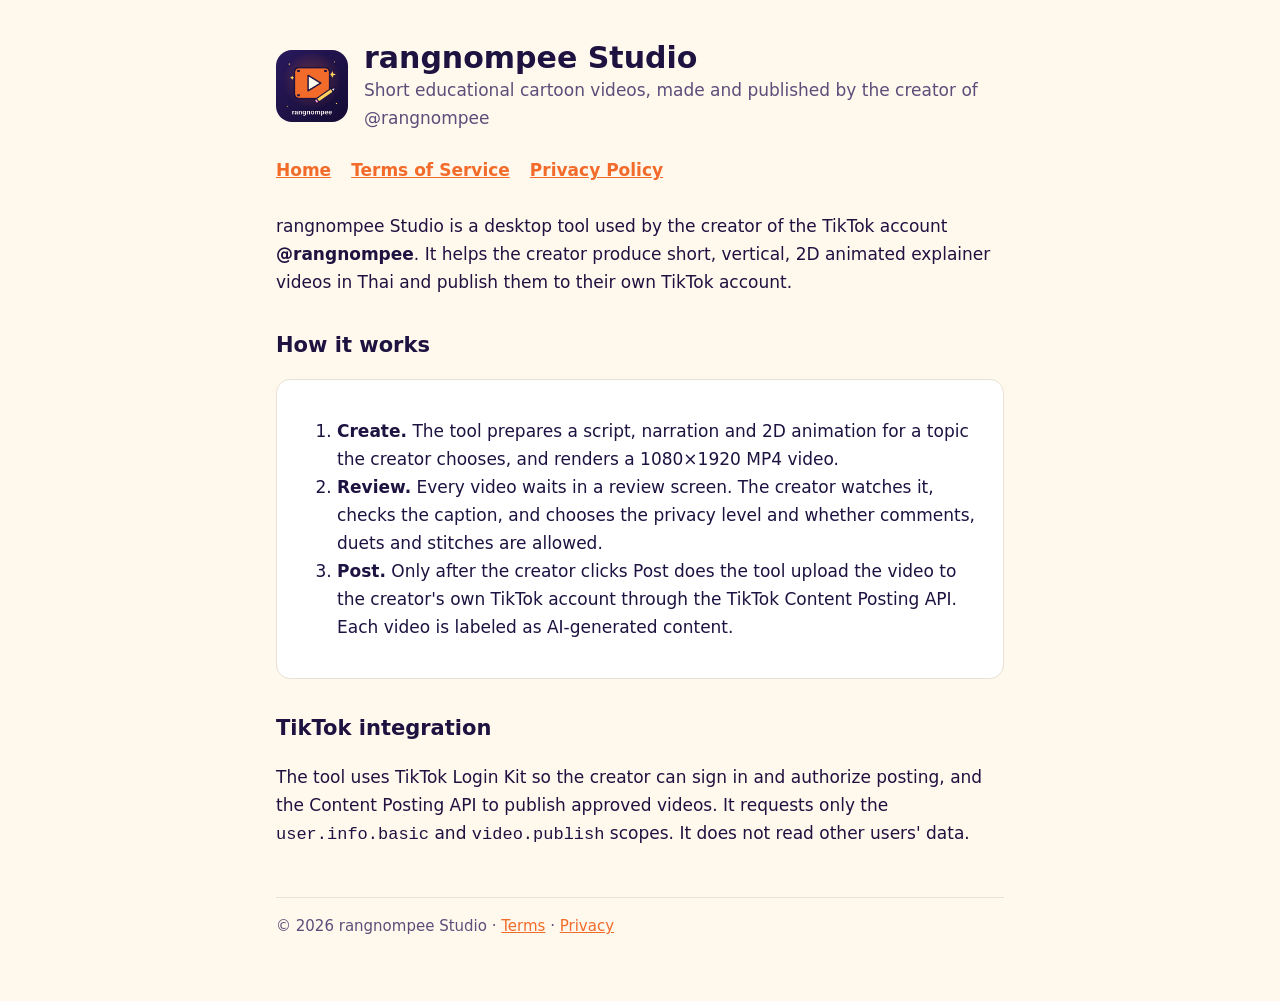
<file: index.html>
<!doctype html>
<html lang="en">
<head>
<meta charset="utf-8">
<meta name="viewport" content="width=device-width, initial-scale=1">
<title>rangnompee Studio</title>
<link rel="icon" href="icon.png">
<link rel="stylesheet" href="style.css">
</head>
<body>
<main>
  <header>
    <img src="icon.png" alt="rangnompee Studio icon">
    <div>
      <h1>rangnompee Studio</h1>
      <div class="muted">Short educational cartoon videos, made and published by the creator of @rangnompee</div>
    </div>
  </header>
  <nav><a href="./">Home</a><a href="terms.html">Terms of Service</a><a href="privacy.html">Privacy Policy</a></nav>

  <p>rangnompee Studio is a desktop tool used by the creator of the TikTok account <strong>@rangnompee</strong>. It helps the creator produce short, vertical, 2D animated explainer videos in Thai and publish them to their own TikTok account.</p>

  <h2>How it works</h2>
  <div class="card">
    <ol>
      <li><strong>Create.</strong> The tool prepares a script, narration and 2D animation for a topic the creator chooses, and renders a 1080&times;1920 MP4 video.</li>
      <li><strong>Review.</strong> Every video waits in a review screen. The creator watches it, checks the caption, and chooses the privacy level and whether comments, duets and stitches are allowed.</li>
      <li><strong>Post.</strong> Only after the creator clicks Post does the tool upload the video to the creator's own TikTok account through the TikTok Content Posting API. Each video is labeled as AI-generated content.</li>
    </ol>
  </div>

  <h2>TikTok integration</h2>
  <p>The tool uses TikTok Login Kit so the creator can sign in and authorize posting, and the Content Posting API to publish approved videos. It requests only the <code>user.info.basic</code> and <code>video.publish</code> scopes. It does not read other users' data.</p>

  <footer>&copy; 2026 rangnompee Studio &middot; <a href="terms.html">Terms</a> &middot; <a href="privacy.html">Privacy</a></footer>
</main>
</body>
</html>
</file>
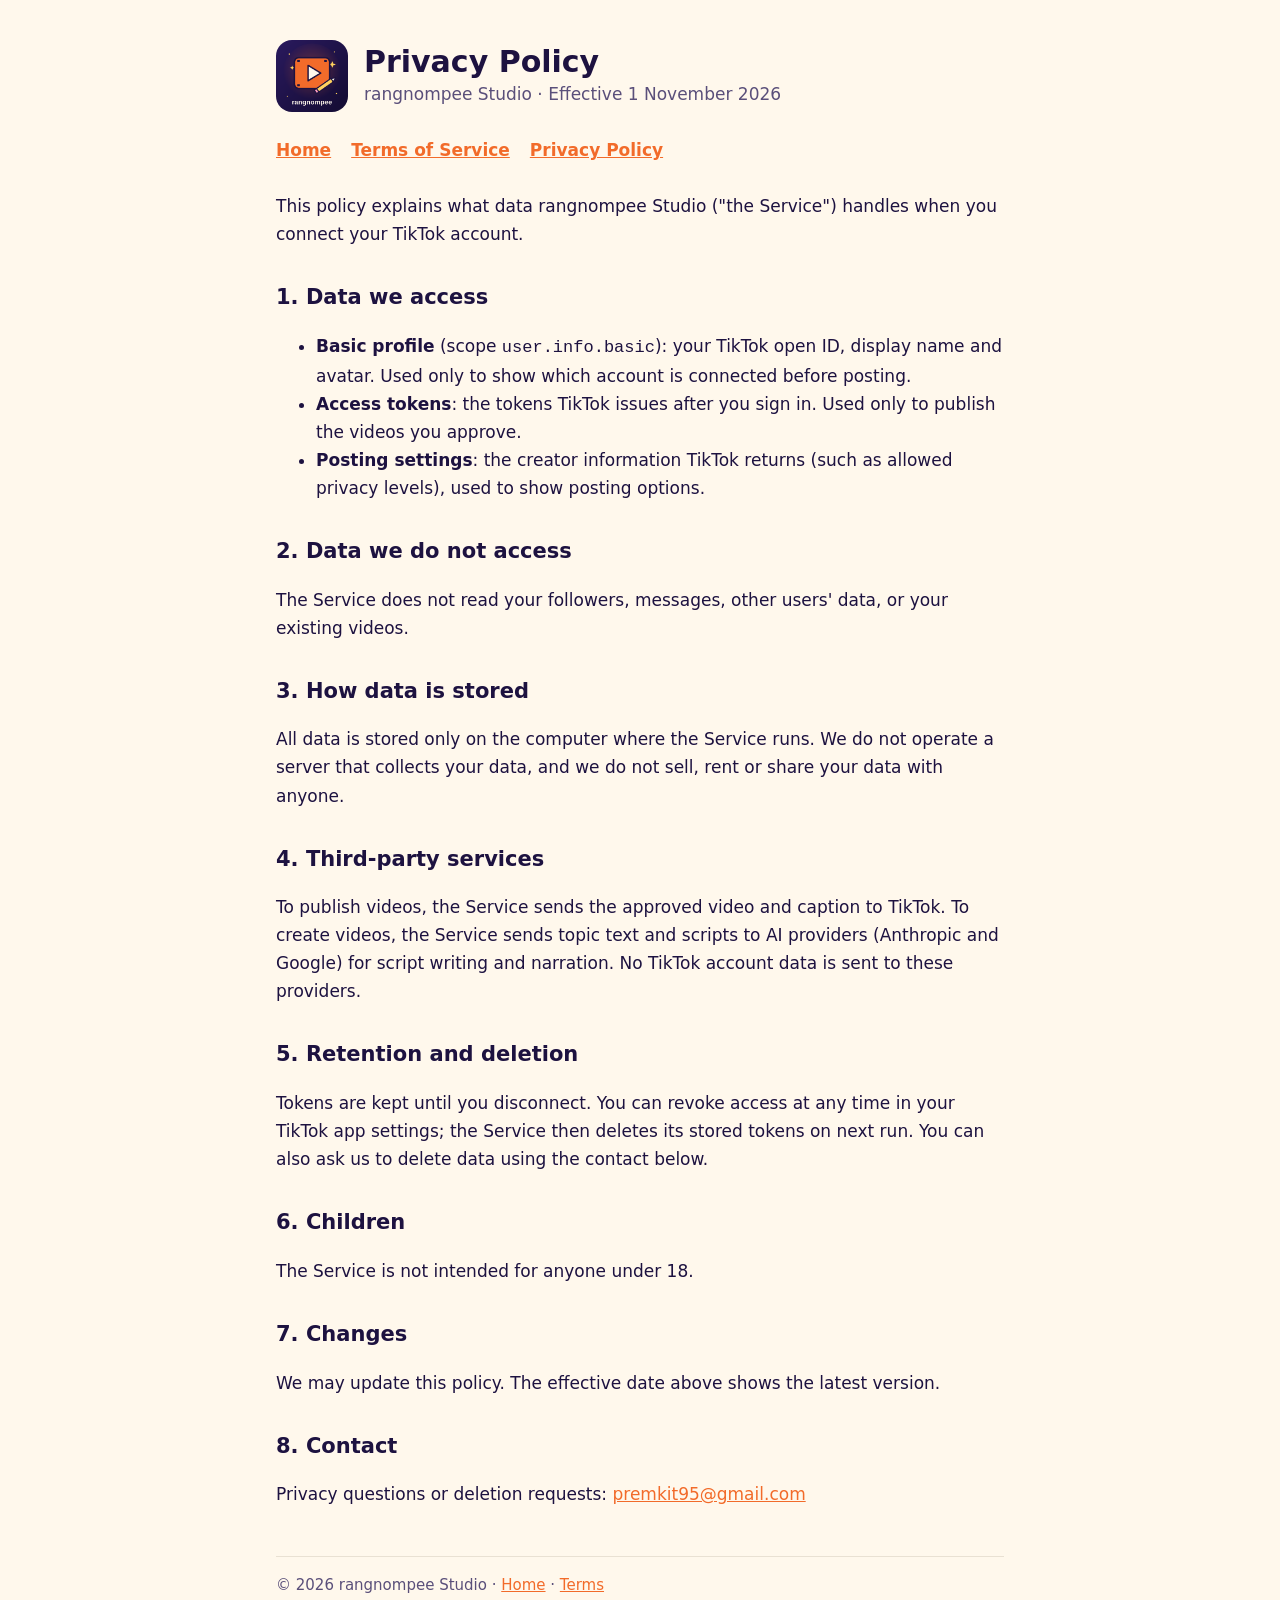
<file: privacy.html>
<!doctype html>
<html lang="en">
<head>
<meta charset="utf-8">
<meta name="viewport" content="width=device-width, initial-scale=1">
<title>Privacy Policy</title>
<link rel="icon" href="icon.png">
<link rel="stylesheet" href="style.css">
</head>
<body>
<main>
  <header>
    <img src="icon.png" alt="rangnompee Studio icon">
    <div><h1>Privacy Policy</h1><div class="muted">rangnompee Studio &middot; Effective 1 November 2026</div></div>
  </header>
  <nav><a href="./">Home</a><a href="terms.html">Terms of Service</a><a href="privacy.html">Privacy Policy</a></nav>

  <p>This policy explains what data rangnompee Studio ("the Service") handles when you connect your TikTok account.</p>

  <h2>1. Data we access</h2>
  <ul>
    <li><strong>Basic profile</strong> (scope <code>user.info.basic</code>): your TikTok open ID, display name and avatar. Used only to show which account is connected before posting.</li>
    <li><strong>Access tokens</strong>: the tokens TikTok issues after you sign in. Used only to publish the videos you approve.</li>
    <li><strong>Posting settings</strong>: the creator information TikTok returns (such as allowed privacy levels), used to show posting options.</li>
  </ul>

  <h2>2. Data we do not access</h2>
  <p>The Service does not read your followers, messages, other users' data, or your existing videos.</p>

  <h2>3. How data is stored</h2>
  <p>All data is stored only on the computer where the Service runs. We do not operate a server that collects your data, and we do not sell, rent or share your data with anyone.</p>

  <h2>4. Third-party services</h2>
  <p>To publish videos, the Service sends the approved video and caption to TikTok. To create videos, the Service sends topic text and scripts to AI providers (Anthropic and Google) for script writing and narration. No TikTok account data is sent to these providers.</p>

  <h2>5. Retention and deletion</h2>
  <p>Tokens are kept until you disconnect. You can revoke access at any time in your TikTok app settings; the Service then deletes its stored tokens on next run. You can also ask us to delete data using the contact below.</p>

  <h2>6. Children</h2>
  <p>The Service is not intended for anyone under 18.</p>

  <h2>7. Changes</h2>
  <p>We may update this policy. The effective date above shows the latest version.</p>

  <h2>8. Contact</h2>
  <p>Privacy questions or deletion requests: <a href="mailto:premkit95@gmail.com">premkit95@gmail.com</a></p>

  <footer>&copy; 2026 rangnompee Studio &middot; <a href="./">Home</a> &middot; <a href="terms.html">Terms</a></footer>
</main>
</body>
</html>
</file>
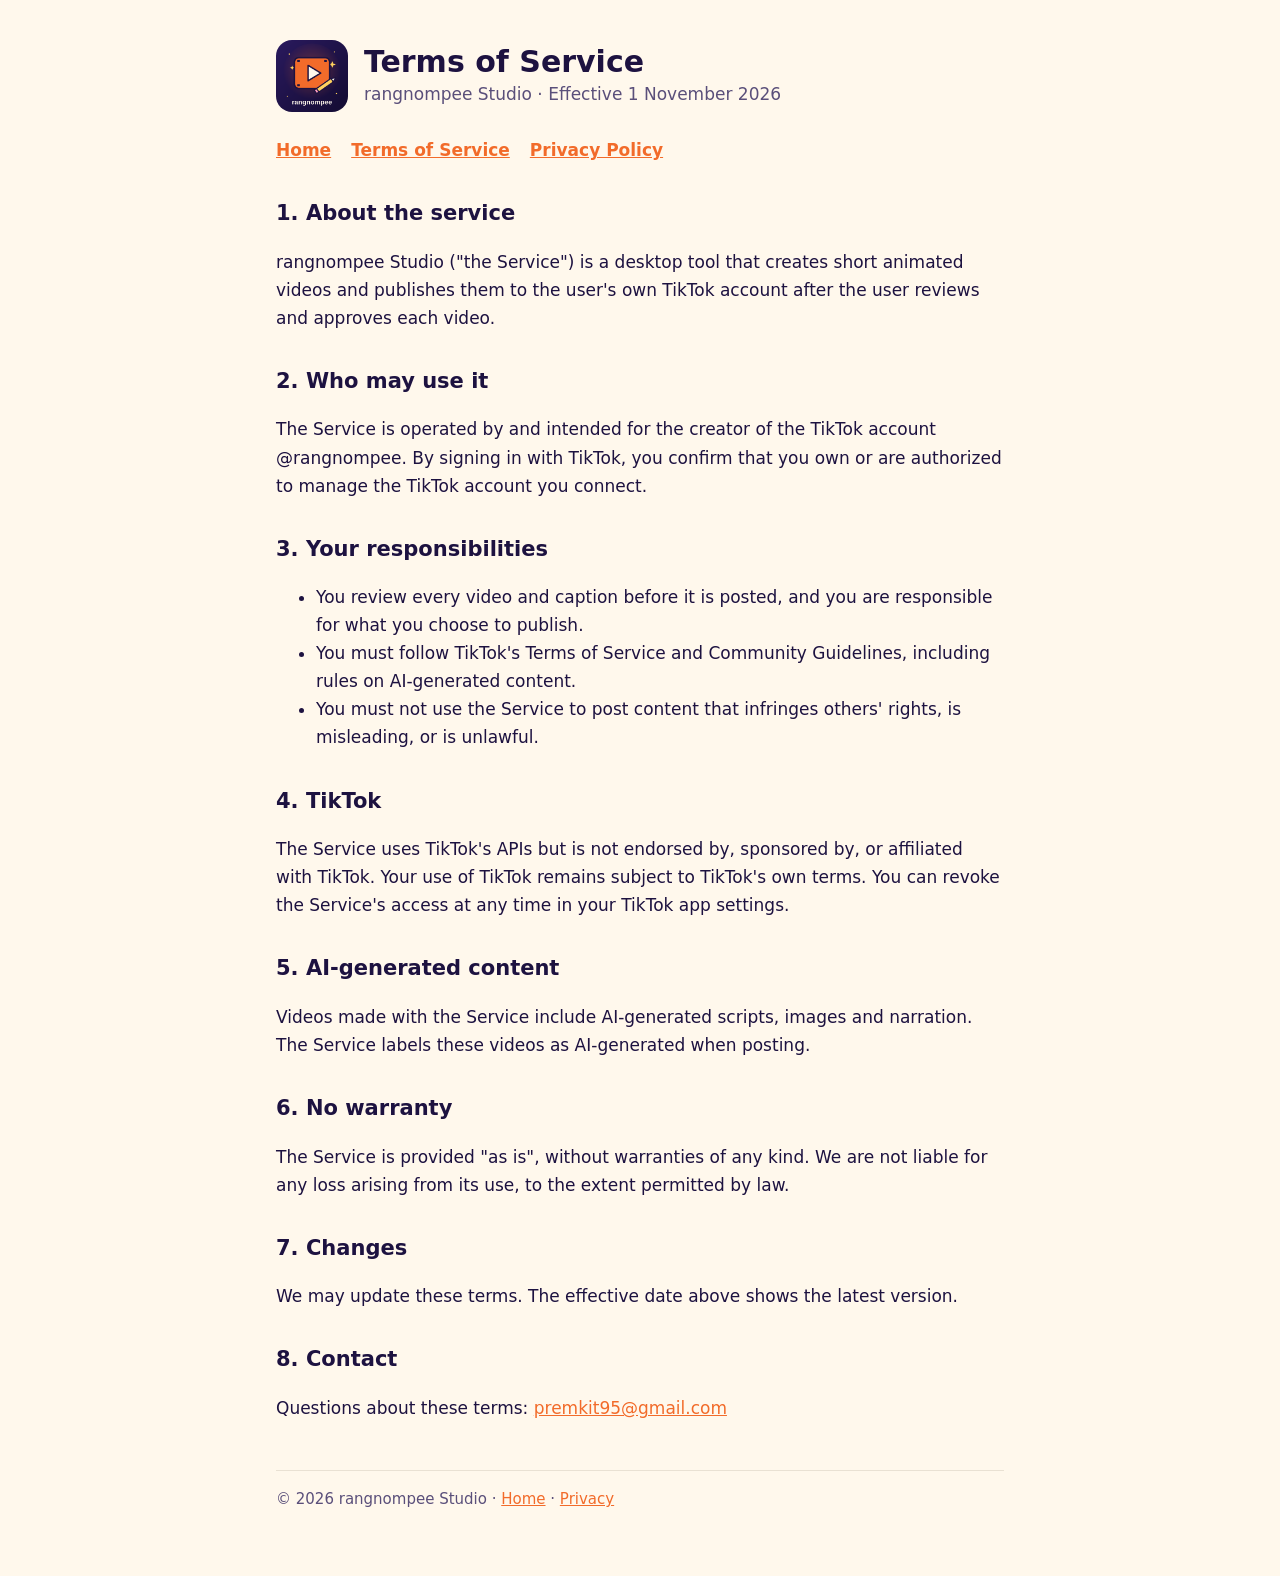
<file: terms.html>
<!doctype html>
<html lang="en">
<head>
<meta charset="utf-8">
<meta name="viewport" content="width=device-width, initial-scale=1">
<title>Terms of Service</title>
<link rel="icon" href="icon.png">
<link rel="stylesheet" href="style.css">
</head>
<body>
<main>
  <header>
    <img src="icon.png" alt="rangnompee Studio icon">
    <div><h1>Terms of Service</h1><div class="muted">rangnompee Studio &middot; Effective 1 November 2026</div></div>
  </header>
  <nav><a href="./">Home</a><a href="terms.html">Terms of Service</a><a href="privacy.html">Privacy Policy</a></nav>

  <h2>1. About the service</h2>
  <p>rangnompee Studio ("the Service") is a desktop tool that creates short animated videos and publishes them to the user's own TikTok account after the user reviews and approves each video.</p>

  <h2>2. Who may use it</h2>
  <p>The Service is operated by and intended for the creator of the TikTok account @rangnompee. By signing in with TikTok, you confirm that you own or are authorized to manage the TikTok account you connect.</p>

  <h2>3. Your responsibilities</h2>
  <ul>
    <li>You review every video and caption before it is posted, and you are responsible for what you choose to publish.</li>
    <li>You must follow TikTok's Terms of Service and Community Guidelines, including rules on AI-generated content.</li>
    <li>You must not use the Service to post content that infringes others' rights, is misleading, or is unlawful.</li>
  </ul>

  <h2>4. TikTok</h2>
  <p>The Service uses TikTok's APIs but is not endorsed by, sponsored by, or affiliated with TikTok. Your use of TikTok remains subject to TikTok's own terms. You can revoke the Service's access at any time in your TikTok app settings.</p>

  <h2>5. AI-generated content</h2>
  <p>Videos made with the Service include AI-generated scripts, images and narration. The Service labels these videos as AI-generated when posting.</p>

  <h2>6. No warranty</h2>
  <p>The Service is provided "as is", without warranties of any kind. We are not liable for any loss arising from its use, to the extent permitted by law.</p>

  <h2>7. Changes</h2>
  <p>We may update these terms. The effective date above shows the latest version.</p>

  <h2>8. Contact</h2>
  <p>Questions about these terms: <a href="mailto:premkit95@gmail.com">premkit95@gmail.com</a></p>

  <footer>&copy; 2026 rangnompee Studio &middot; <a href="./">Home</a> &middot; <a href="privacy.html">Privacy</a></footer>
</main>
</body>
</html>
</file>
<file: style.css>
:root { --bg:#fff8ec; --ink:#1d1240; --muted:#5a4f7a; --accent:#f26b2a; --card:#ffffff; --line:#e9e1d3; }
@media (prefers-color-scheme: dark) { :root { --bg:#140c33; --ink:#fff8ec; --muted:#c9c0e6; --card:#2a1a5e; --line:#3d2a7a; } }
* { box-sizing:border-box; }
body { margin:0; background:var(--bg); color:var(--ink); font:17px/1.65 system-ui,-apple-system,"Segoe UI",sans-serif; }
main { max-width:760px; margin:0 auto; padding:40px 16px 64px; }
header { display:flex; align-items:center; gap:16px; margin-bottom:24px; }
header img { width:72px; height:72px; border-radius:16px; }
h1 { font-size:30px; line-height:1.2; margin:0; }
h2 { font-size:21px; margin:32px 0 8px; }
a { color:var(--accent); }
nav { display:flex; gap:20px; flex-wrap:wrap; margin:8px 0 28px; font-weight:600; }
.muted { color:var(--muted); }
.card { background:var(--card); border:1px solid var(--line); border-radius:14px; padding:20px; margin:16px 0; }
footer { margin-top:48px; padding-top:16px; border-top:1px solid var(--line); color:var(--muted); font-size:15px; }
</file>
